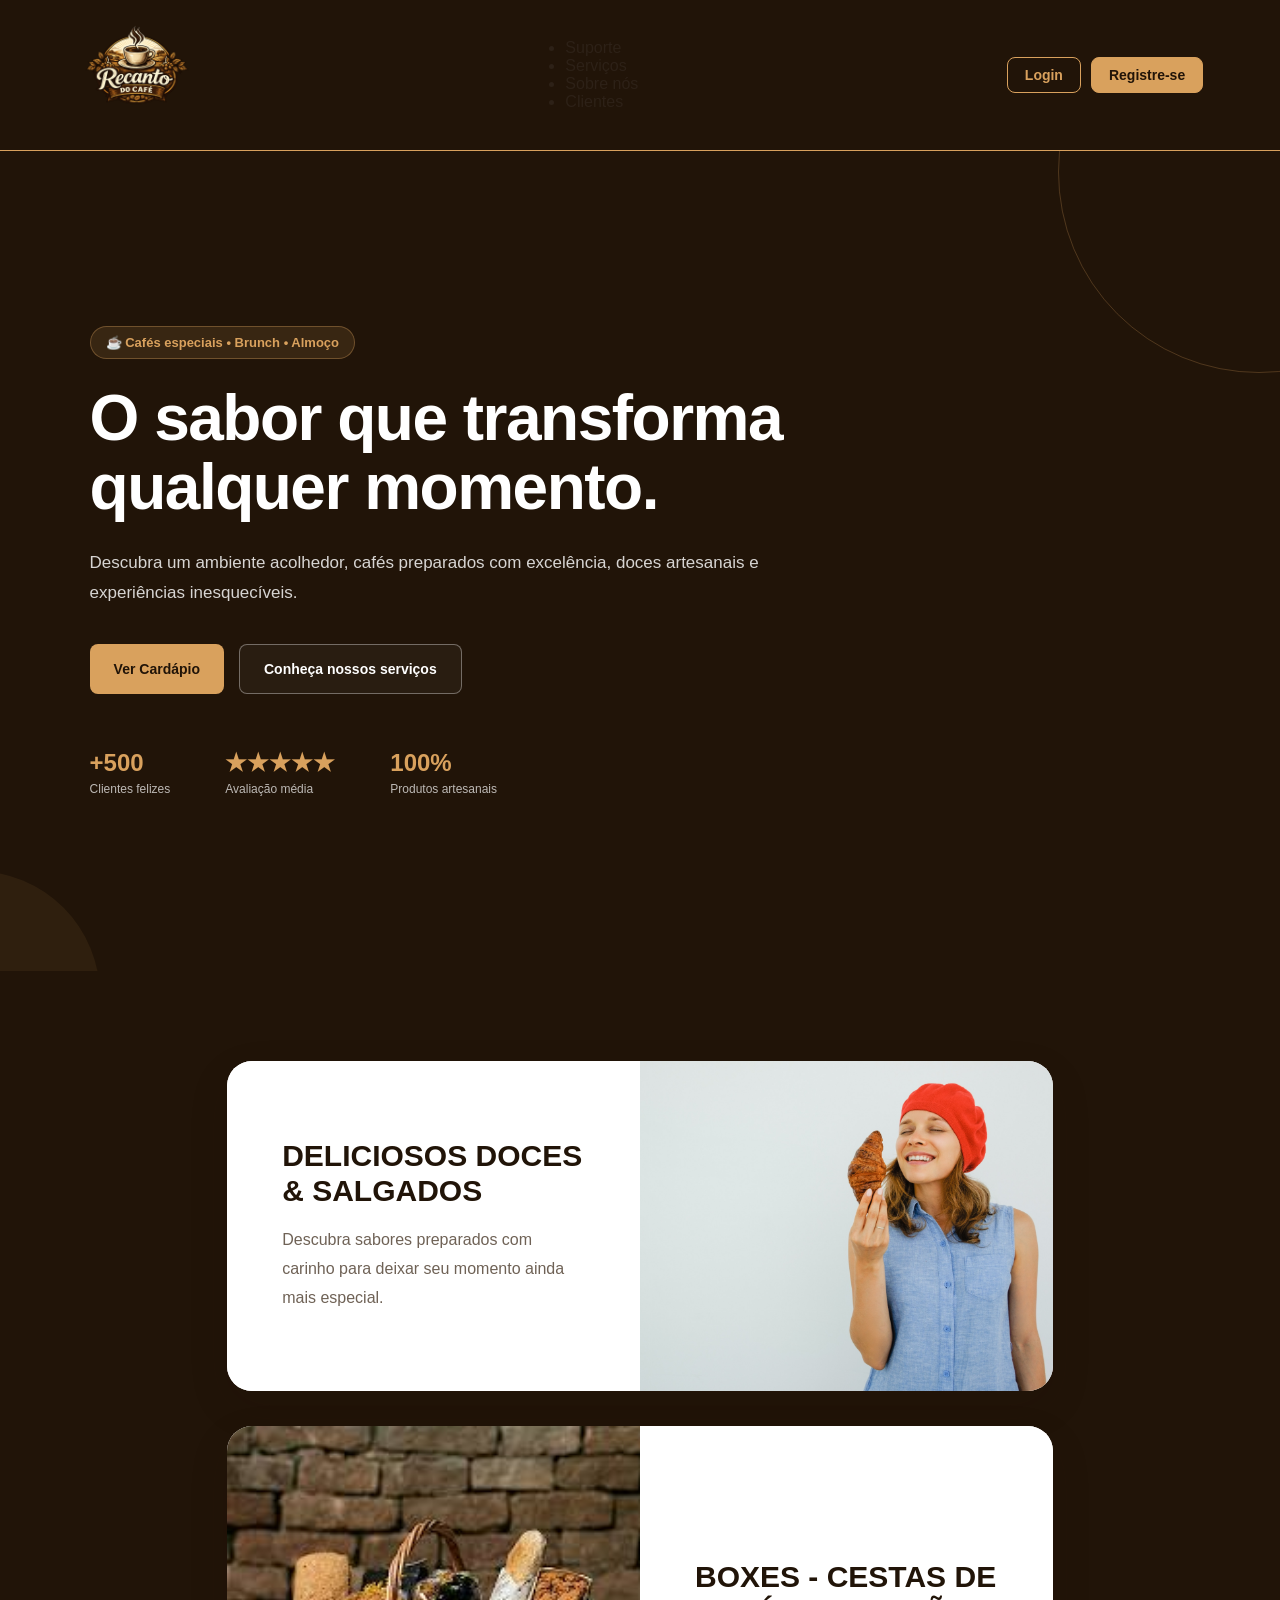
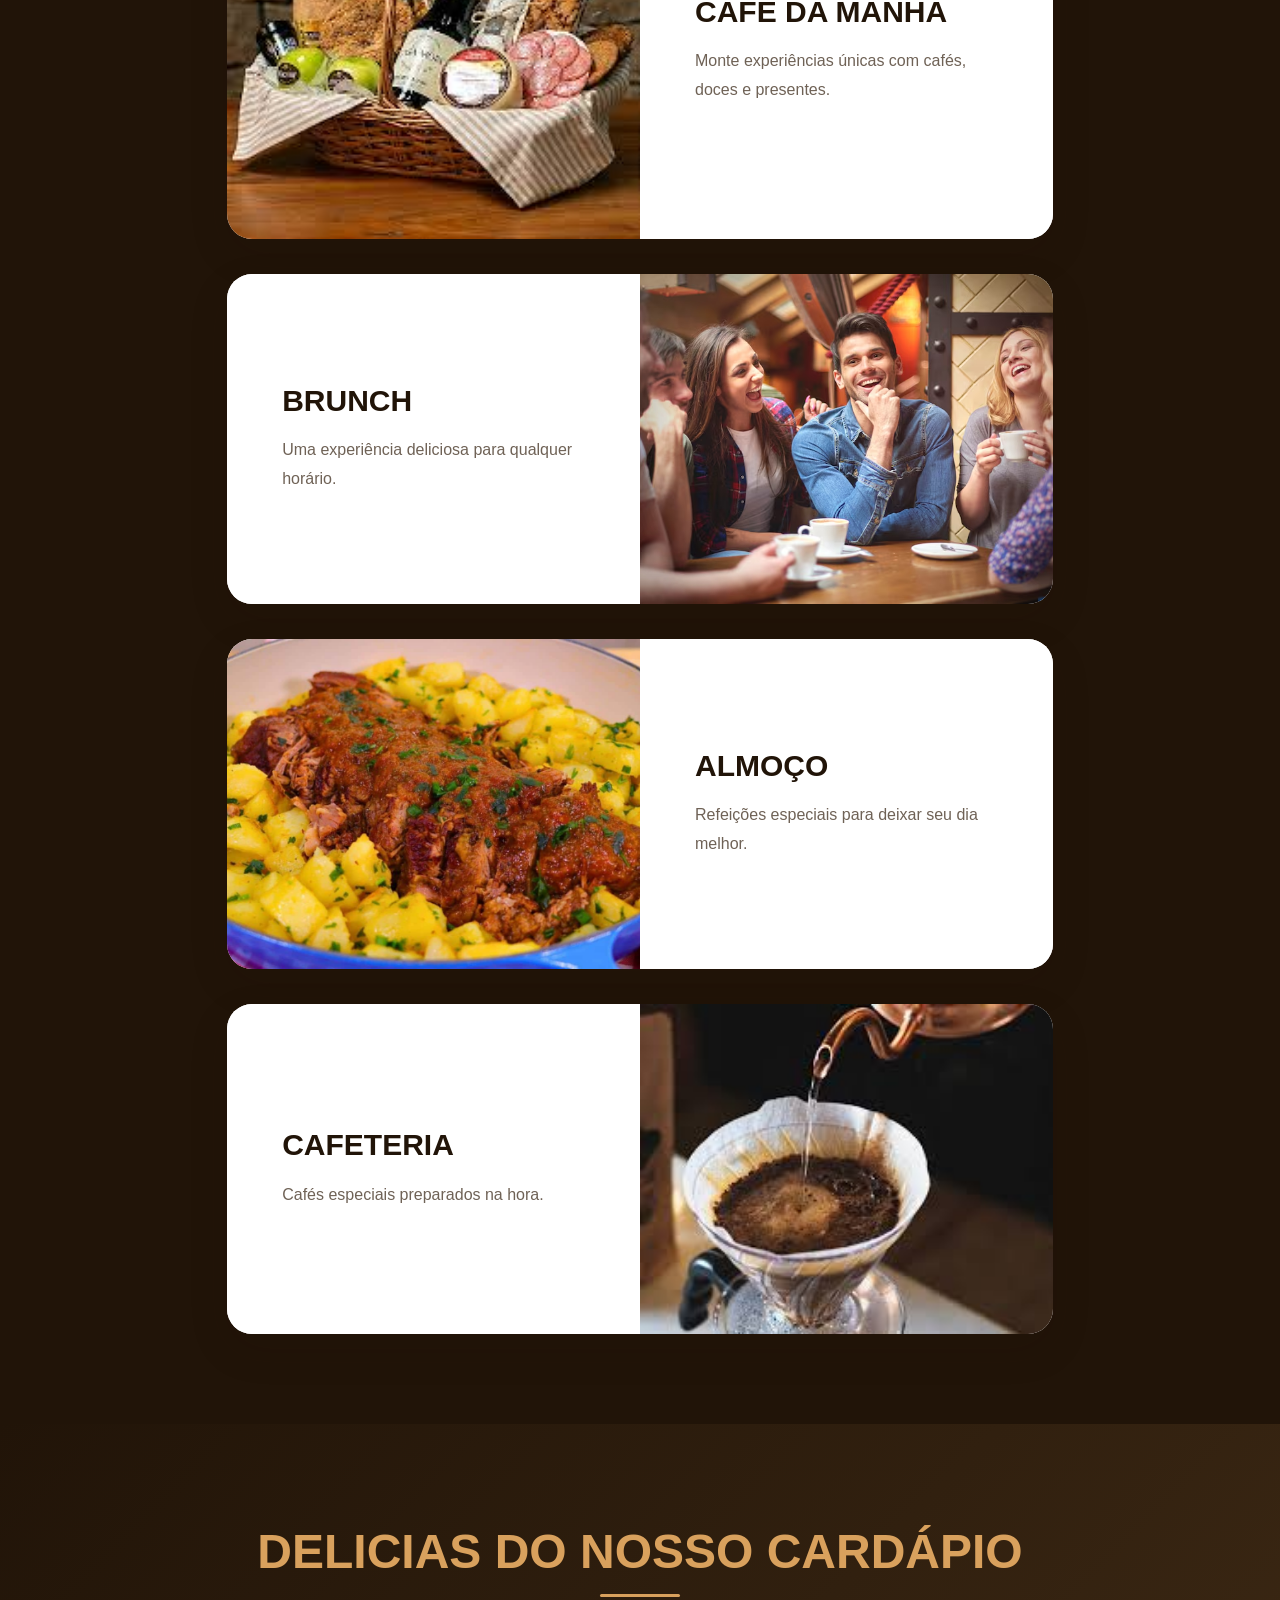
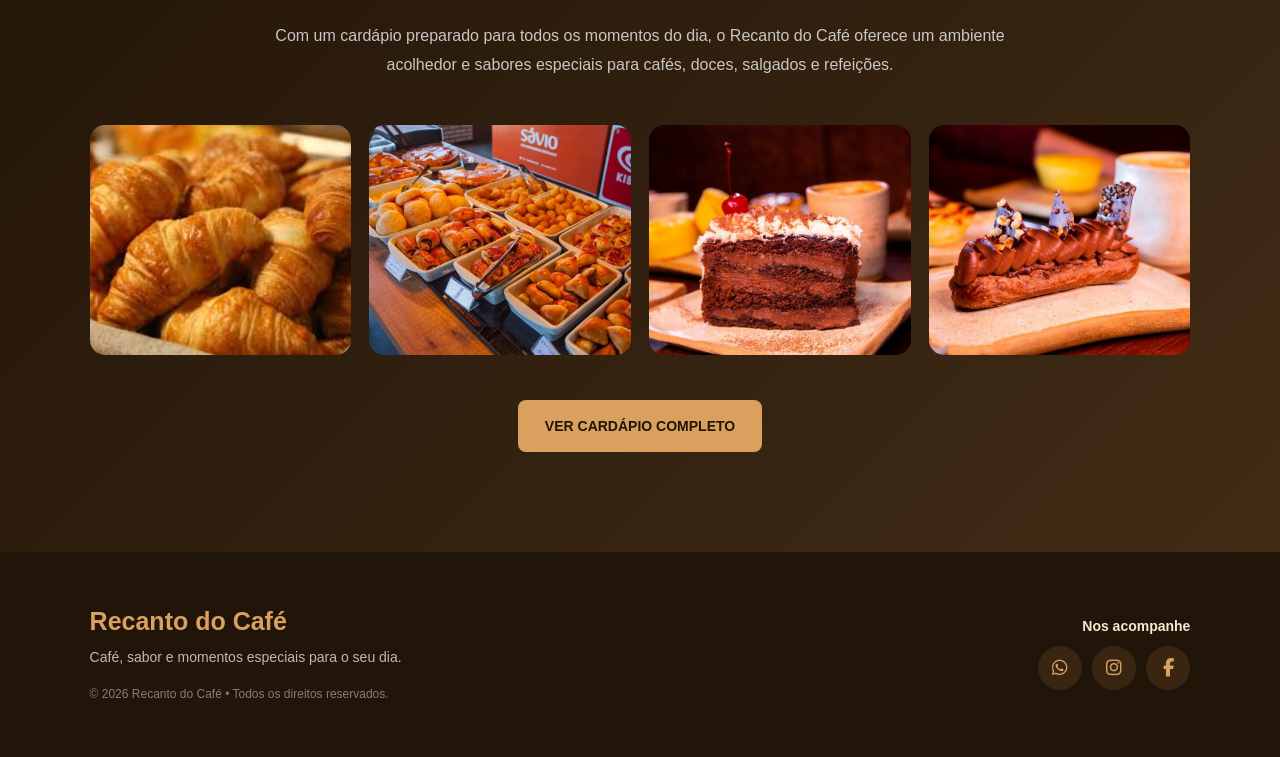
<file: index.html>
<!DOCTYPE html>
<html lang="pt-br">
<head>
    <meta charset="UTF-8">
    <meta name="viewport" content="width=device-width, initial-scale=1.0">
    <link rel="stylesheet" href="assets/styles/style.css">
    <link rel="stylesheet" href="assets/styles/forms.css">
    <link rel="stylesheet" href="https://cdnjs.cloudflare.com/ajax/libs/font-awesome/6.7.2/css/all.min.css">
    <link rel="icon" href="img/logo.png">
    <link href="https://cdnjs.cloudflare.com/ajax/libs/font-awesome/7.3.1/css/all.min.css">
    <title>Recanto do Café | Home</title>
</head>


<body>
<header>
    <div class="logo">
        <a href="index.php">
            <img src="img/logo.png" alt="Recanto do Café">
        </a>
    </div>


    <nav>
        <ul>
            <li><a href="suporte.php">Suporte</a></li>
            <li><a href="servicos.html">Serviços</a></li>
            <li><a href="sobre.html">Sobre nós</a></li>
            <li><a href="clientes.html">Clientes</a></li>
        </ul>
    </nav>


    <div class="form">
        <button>
            <a href="form_login.php">Login</a>
        </button>
        <button>
            <a href="form_register.php">Registre-se</a>
        </button>
    </div>

    <div class="modal">
        <button class="menu-btn">
            <i class="fa-solid fa-bars"></i>
        </button>
    </div>

</header>
<section class="hero">

    <div class="hero-conteudo">

            <span class="tag">
                ☕ Cafés especiais • Brunch • Almoço
            </span>

        <h1>
            O sabor que transforma<br>
            qualquer momento.
        </h1>

        <p>
            Descubra um ambiente acolhedor, cafés preparados com excelência,
            doces artesanais e experiências inesquecíveis.
        </p>

        <div class="hero-botoes">

            <a href="produtos.php"
               target="_blank"
               class="btn-principal">

                Ver Cardápio

            </a>

            <a href="#servicos"
               class="btn-secundario">

                Conheça nossos serviços

            </a>

        </div>

        <div class="hero-info">

            <div>

                <h2>+500</h2>

                <span>Clientes felizes</span>

            </div>

            <div>

                <h2>★★★★★</h2>

                <span>Avaliação média</span>

            </div>

            <div>

                <h2>100%</h2>

                <span>Produtos artesanais</span>

            </div>

        </div>

    </div>

</section>
<section id="servicos" class="servicos">

    <div class="card">
        <div class="texto">
            <h2>DELICIOSOS DOCES & SALGADOS</h2>

            <p>
                Descubra sabores preparados com carinho para deixar
                seu momento ainda mais especial.
            </p>
        </div>

        <img src="img/doce.jpg">
    </div>


    <div class="card invertido">

        <img src="img/cesta.png">

        <div class="texto">
            <h2>BOXES - CESTAS DE CAFÉ DA MANHÃ</h2>

            <p>
                Monte experiências únicas com cafés,
                doces e presentes.
            </p>
        </div>

    </div>


    <div class="card">

        <div class="texto">
            <h2>BRUNCH</h2>

            <p>
                Uma experiência deliciosa para qualquer horário.
            </p>
        </div>

        <img src="img/brunch.png">

    </div>


    <div class="card invertido">

        <img src="img/almoço.png">

        <div class="texto">

            <h2>ALMOÇO</h2>

            <p>
                Refeições especiais para deixar seu dia melhor.
            </p>

        </div>

    </div>


    <div class="card">

        <div class="texto">

            <h2>CAFETERIA</h2>

            <p>
                Cafés especiais preparados na hora.
            </p>

        </div>

        <img src="img/café.png">

    </div>

</section>
<section class="cardapio">


    <div class="conteudo-cardapio">

        <h1>DELICIAS DO NOSSO CARDÁPIO</h1>

        <div class="onda"></div>

        <p>
            Com um cardápio preparado para todos os momentos do dia,
            o Recanto do Café oferece um ambiente acolhedor e sabores
            especiais para cafés, doces, salgados e refeições.
        </p>

        <div class="galeria">

            <img src="img/card1.jpg">

            <img src="img/card2.png">

            <img src="img/card3.png">

            <img src="img/card4.png">

        </div>

        <a href="produtos.php" class="btn-cardapio" target="_blank">
            VER CARDÁPIO COMPLETO
        </a>

    </div>

</section>

<footer>

    <div class="footer-conteudo">

        <div class="footer-info">

            <h3>Recanto do Café</h3>

            <p>
                Café, sabor e momentos especiais para o seu dia.
            </p>

            <span>
                    &copy; 2026 Recanto do Café • Todos os direitos reservados.
                </span>

        </div>

        <div class="footer-redes">

            <h4>Nos acompanhe</h4>

            <div class="redes">

                <a href="#" aria-label="WhatsApp">
                    <i class="fa-brands fa-whatsapp"></i>
                </a>

                <a href="#" aria-label="Instagram">
                    <i class="fa-brands fa-instagram"></i>
                </a>

                <a href="#" aria-label="Facebook">
                    <i class="fa-brands fa-facebook-f"></i>
                </a>

            </div>

        </div>

    </div>

</footer>


<script src="../assets/scripts/script.js"></script>

</body>

</html>
</file>
<file: assets/styles/style.css>
/* =========================================================
       RECANTO DO CAFÉ
       CSS COMPLETO
       INDEX + PÁGINAS INTERNAS + MENU MOBILE + FOOTER
       ========================================================= */


/* =========================================================
       VARIÁVEIS
       ========================================================= */

:root {
    --marrom-escuro: #211408;
    --marrom: #412c16;
    --marrom-medio: #5a3518;

    --dourado: #d9a15d;
    --dourado-claro: #f0c98f;

    --creme: #f7e8d2;
    --creme-claro: #fffaf3;

    --branco: #ffffff;
    --texto: #2d2117;
    --texto-claro: #6f6256;

    --borda: rgba(65, 44, 22, .12);

    --sombra: 0 15px 40px rgba(33, 20, 8, .12);
    --sombra-forte: 0 20px 50px rgba(33, 20, 8, .20);

    --transicao: .3s ease;
}


/* =========================================================
   RESET / BASE
   ========================================================= */

* {
    margin: 0;
    padding: 0;
    box-sizing: border-box;
}

html {
    scroll-behavior: smooth;
}

body {
    width: 100%;
    min-height: 100vh;

    font-family: "Poppins", Arial, sans-serif;

    color: var(--texto);
    background: var(--creme-claro);

    overflow-x: hidden;
}

img {
    max-width: 100%;
    display: block;
}

a {
    color: inherit;
    text-decoration: none;
}

button {
    font-family: inherit;
}

ul {
    margin: 0;
    padding: 0;
}


/* =========================================================
   HEADER
   ========================================================= */

header {
    position: relative;
    z-index: 10000;

    width: 100%;

    min-height: 80px;

    padding: 15px 6%;

    display: flex;
    align-items: center;
    justify-content: space-between;

    gap: 30px;

    background: var(--marrom-escuro);

    border-bottom: 1px solid var(--dourado);
}


/* LOGO */

.logo {
    display: flex;
    align-items: center;

    flex-shrink: 0;
}

.logo a {
    display: flex;
    align-items: center;
}

.logo img {
    width: 120px;
    height: auto;

    object-fit: contain;

    transition: transform var(--transicao);
}

.logo img:hover {
    transform: scale(1.03);
}

.hero {
    display: flex;
    align-items: center;
    justify-content: space-between;
    gap: 40px;
}

.hero-conteudo {
    flex: 1;
}

.hero-imagem {
    flex: 1;
    display: flex;
    justify-content: center;
    align-items: center;
}

.hero-imagem img {
    width: 100%;
    margin: 0px;
    max-width: 550px;
    height: auto;
    object-fit: contain;
}

/* NAV DESKTOP */

.nav {
    display: flex;
    align-items: center;

    margin-left: auto;
}

.nav nav ul {
    display: flex;
    align-items: center;

    gap: 32px;

    list-style: none;
}

.nav nav a {
    position: relative;

    color: var(--creme);

    font-size: 15px;
    font-weight: 500;

    transition: color var(--transicao);
}

.nav nav a::after {
    content: "";

    position: absolute;

    left: 0;
    bottom: -7px;

    width: 0;
    height: 2px;

    background: var(--dourado);

    transition: width var(--transicao);
}

.nav nav a:hover {
    color: var(--dourado);
}

.nav nav a:hover::after {
    width: 100%;
}


/* FORM DESKTOP */

header>.form {
    display: flex;
    align-items: center;

    gap: 10px;
}

header>.form button {
    border: 1px solid var(--dourado);

    border-radius: 8px;

    background: transparent;

    padding: 9px 17px;

    cursor: pointer;

    transition:
        background var(--transicao),
        color var(--transicao),
        transform var(--transicao);
}

header>.form button a {
    color: var(--dourado);

    font-size: 14px;
    font-weight: 600;
}

header>.form button:last-child {
    background: var(--dourado);
}

header>.form button:last-child a {
    color: var(--marrom-escuro);
}

header>.form button:hover {
    transform: translateY(-2px);
}

header>.form button:first-child:hover {
    background: var(--dourado);
}

header>.form button:first-child:hover a {
    color: var(--marrom-escuro);
}


/* =========================================================
   MENU MOBILE
   ========================================================= */

.modal {
    display: none;
}

.menu-btn {
    width: 44px;
    height: 44px;

    display: none;

    align-items: center;
    justify-content: center;

    border: 1px solid rgba(217, 161, 93, .5);
    border-radius: 9px;

    background: transparent;

    color: var(--dourado);

    font-size: 20px;

    cursor: pointer;

    transition:
        background var(--transicao),
        color var(--transicao);
}

.menu-btn:hover {
    background: var(--dourado);
    color: var(--marrom-escuro);
}


/* DROPDOWN */

.menuDropDown {
    display: none;
}


/* =========================================================
   TAG
   ========================================================= */

.tag {
    display: inline-flex;
    align-items: center;

    width: fit-content;

    padding: 8px 15px;

    border-radius: 50px;

    background: rgba(217, 161, 93, .13);
    border: 1px solid rgba(217, 161, 93, .35);

    color: var(--dourado);

    font-size: 13px;
    font-weight: 600;
}


/* =========================================================
   INDEX.PHP
   HERO
   ========================================================= */

.hero {
    position: relative;

    min-height: calc(100vh - 80px);

    padding: 40px 7%;

    display: flex;
    align-items: center;

    overflow: hidden;

    background:
        linear-gradient(90deg,
            rgba(33, 20, 8, .98) 0%,
            rgba(33, 20, 8, .90) 45%,
            rgba(33, 20, 8, .70) 100%),
        url("../../img/café.png") center / cover no-repeat;
    background: fixed;

    color: var(--branco);
}


/* detalhe decorativo */

.hero::before {
    content: "";

    position: absolute;

    width: 400px;
    height: 400px;

    right: -180px;
    top: -180px;

    border-radius: 50%;

    border: 1px solid rgba(217, 161, 93, .25);
}

.hero::after {
    content: "";

    position: absolute;

    width: 250px;
    height: 250px;

    left: -150px;
    bottom: -150px;

    border-radius: 50%;

    background: rgba(217, 161, 93, .08);
}


.hero-conteudo {
    position: relative;
    z-index: 2;

    width: min(800px, 100%);
}


.hero-conteudo .tag {
    margin-bottom: 25px;
}


.hero h1 {
    max-width: 800px;

    margin-bottom: 25px;

    font-size: clamp(42px, 5vw, 72px);

    line-height: 1.08;

    font-weight: 700;

    letter-spacing: -1.5px;
}


.hero-conteudo>p {
    max-width: 680px;

    margin-bottom: 35px;

    color: rgba(255, 255, 255, .82);

    font-size: 17px;

    line-height: 1.8;
}


/* BOTÕES HERO */

.hero-botoes {
    display: flex;
    align-items: center;

    gap: 15px;

    margin-bottom: 55px;
}

.btn-principal,
.btn-secundario {
    display: inline-flex;
    align-items: center;
    justify-content: center;

    min-height: 50px;

    padding: 13px 24px;

    border-radius: 8px;

    font-size: 14px;
    font-weight: 600;

    transition:
        transform var(--transicao),
        background var(--transicao),
        color var(--transicao);
}

.btn-principal {
    background: var(--dourado);

    color: var(--marrom-escuro);
}

.btn-principal:hover {
    transform: translateY(-3px);

    background: var(--dourado-claro);
}

.btn-secundario {
    border: 1px solid rgba(255, 255, 255, .35);

    color: var(--branco);

    background: rgba(255, 255, 255, .04);
}

.btn-secundario:hover {
    transform: translateY(-3px);

    background: var(--branco);

    color: var(--marrom-escuro);
}


/* INFORMAÇÕES HERO */

.hero-info {
    display: flex;
    align-items: center;

    gap: 55px;
}

.hero-info>div {
    display: flex;
    flex-direction: column;

    gap: 5px;
}

.hero-info h2 {
    color: var(--dourado);

    font-size: 24px;
    font-weight: 700;
}

.hero-info span {
    color: rgba(255, 255, 255, .70);

    font-size: 12px;
}


/* =========================================================
   INDEX
   SERVIÇOS / CARDS
   ========================================================= */

.servicos {
    width: 100%;

    padding: 90px 7%;

    background: var(--marrom-escuro);
}


.card {
    width: 75%;

    min-height: 330px;

    margin: 0 auto 35px;

    display: grid;
    grid-template-columns: 1fr 1fr;

    overflow: hidden;

    border-radius: 25px;

    background: var(--branco);

    box-shadow: var(--sombra);

    transition:
        transform var(--transicao),
        box-shadow var(--transicao);
}

.card:last-child {
    margin-bottom: 0;
}

.card:hover {
    transform: translateY(-5px);

    box-shadow: var(--sombra-forte);
}


.card .texto {
    padding: 55px;

    display: flex;
    flex-direction: column;
    justify-content: center;

    background: var(--branco);
}


.card .texto h2 {
    margin-bottom: 18px;

    color: var(--marrom-escuro);

    font-size: 30px;

    line-height: 1.15;
}


.card .texto p {
    max-width: 500px;

    color: var(--texto-claro);

    font-size: 16px;

    line-height: 1.8;
}


.card img {
    width: 100%;
    height: 100%;

    min-height: 330px;

    object-fit: cover;

    transition: transform .5s ease;
}

.card:hover img {
    transform: scale(1.04);
}


/* =========================================================
   INDEX
   CARDÁPIO
   ========================================================= */

.cardapio {
    padding: 100px 7%;

    background:
        linear-gradient(135deg,
            var(--marrom-escuro),
            var(--marrom));

    color: var(--branco);
}


.conteudo-cardapio {
    width: min(1200px, 100%);

    margin: 0 auto;

    text-align: center;
}


.conteudo-cardapio h1 {
    margin-bottom: 15px;

    color: var(--dourado);

    font-size: clamp(32px, 4vw, 48px);

    line-height: 1.15;
}


.onda {
    width: 80px;
    height: 3px;

    margin: 0 auto 25px;

    border-radius: 50px;

    background: var(--dourado);
}


.conteudo-cardapio>p {
    max-width: 750px;

    margin: 0 auto 45px;

    color: rgba(255, 255, 255, .75);

    font-size: 16px;

    line-height: 1.8;
}


/* GALERIA */

.galeria {
    display: grid;

    grid-template-columns: repeat(4, 1fr);

    gap: 18px;

    margin-bottom: 45px;
}


.galeria img {
    width: 100%;
    height: 230px;

    object-fit: cover;

    border-radius: 15px;

    transition:
        transform var(--transicao),
        opacity var(--transicao);
}


.galeria img:hover {
    transform: scale(1.03);

    opacity: .9;
}


.btn-cardapio {
    display: inline-flex;
    align-items: center;
    justify-content: center;

    min-height: 52px;

    padding: 14px 27px;

    border-radius: 8px;

    background: var(--dourado);

    color: var(--marrom-escuro);

    font-size: 14px;
    font-weight: 700;

    transition:
        transform var(--transicao),
        background var(--transicao);
}


.btn-cardapio:hover {
    transform: translateY(-3px);

    background: var(--dourado-claro);
}


/* =========================================================
   TÍTULO DAS PÁGINAS INTERNAS
   ========================================================= */

.section-titulo-paginas {
    padding: 75px 7%;

    text-align: center;

    background-color: var(--marrom);

    color: var(--branco);
}


.section-titulo-paginas h1 {
    margin-bottom: 15px;

    color: var(--dourado);

    font-size: 52px;

    line-height: 1.1;
}


.section-titulo-paginas p {
    max-width: 650px;

    margin: 0 auto;

    color: rgba(255, 255, 255, .75);

    font-size: 16px;

    line-height: 1.7;
}


/* =========================================================
   SUPORTE
   ========================================================= */

.suporte-conteudo {
    width: 100%;

    min-height: 650px;

    padding: 90px 7%;

    display: flex;
    align-items: center;
    justify-content: center;

    background-color: var(--marrom);
}


.suporte-esquerda {
    width: min(1100px, 100%);

    padding: 55px;

    border-radius: 28px;

    background: var(--branco);

    box-shadow: var(--sombra);
}


.suporte-esquerda .tag {
    margin-bottom: 22px;
}


.suporte-esquerda h1 {
    margin-bottom: 20px;

    color: var(--marrom-escuro);

    font-size: 48px;

    line-height: 1.1;
}


.suporte-esquerda>p {
    max-width: 700px;

    margin-bottom: 40px;

    color: var(--texto-claro);

    font-size: 16px;

    line-height: 1.8;
}


/* CONTATOS */

.contatos {
    display: grid;

    grid-template-columns: repeat(3, 1fr);

    gap: 15px;

    margin-bottom: 35px;
}


.contato-item {
    padding: 20px;

    display: flex;
    align-items: center;

    gap: 15px;

    border-radius: 15px;

    background: #fffaf3;

    border: 1px solid var(--borda);
}


.contato-item i {
    width: 50px;
    height: 50px;

    flex-shrink: 0;

    display: flex;
    align-items: center;
    justify-content: center;

    border-radius: 12px;

    background: var(--dourado);

    color: var(--marrom-escuro);

    font-size: 20px;
}


.contato-item h3 {
    margin-bottom: 4px;

    color: var(--marrom-escuro);

    font-size: 15px;
}


.contato-item span {
    color: var(--texto-claro);

    font-size: 12px;

    word-break: break-word;
}


/* REDES */

.apps {
    display: flex;
    align-items: center;

    gap: 10px;
}


.apps a {
    width: 48px;
    height: 48px;

    display: flex;
    align-items: center;
    justify-content: center;

    border-radius: 50%;

    background: var(--marrom-escuro);

    color: var(--dourado);

    font-size: 20px;

    transition:
        transform var(--transicao),
        background var(--transicao);
}


.apps a:hover {
    transform: translateY(-3px);

    background: var(--dourado);

    color: var(--marrom-escuro);
}


/* =========================================================
   SOBRE
   ========================================================= */

.sobre {
    min-height: 700px;

    padding: 100px 7%;

    background: var(--marrom);
}


.sobre-conteudo {
    width: min(1200px, 100%);

    margin: 0 auto;

    display: flex;
    align-items: center;

    gap: 70px;
}


.sobre-imagem {
    width: 50%;

    flex-shrink: 0;
}


.sobre-imagem img {
    width: 80%;

    min-height: 500px;

    object-fit: cover;

    border-radius: 25px;

    box-shadow: var(--sombra-forte);
}


.sobre-texto {
    width: 50%;
}


.sobre-texto .tag {
    margin-bottom: 20px;
}


.sobre-texto h1 {
    margin-bottom: 25px;

    color: var(--creme);

    font-size: 50px;

    line-height: 1.1;
}


.sobre-texto p {
    margin-bottom: 18px;

    color: var(--branco);

    font-size: 16px;

    line-height: 1.8;
}


/* DESTAQUES */

.sobre-destaques {
    margin-top: 35px;

    display: grid;

    grid-template-columns: repeat(2, 1fr);

    gap: 12px;
}


.destaque {
    min-height: 70px;

    padding: 15px;

    display: flex;
    align-items: center;

    gap: 12px;

    border-radius: 12px;

    background: var(--branco);

    border: 1px solid var(--borda);

    box-shadow: 0 5px 20px rgba(33, 20, 8, .05);
}


.destaque i {
    color: var(--dourado);

    font-size: 22px;
}


.destaque span {
    color: var(--marrom-escuro);

    font-size: 14px;
    font-weight: 600;
}


/* =========================================================
   SERVIÇOS
   ========================================================= */

.servicos-conteudo {
    padding: 100px 7%;

    background: var(--marrom-medio);
}


.titulo-servicos {
    width: min(850px, 100%);

    margin: 0 auto 60px;

    text-align: center;
}


.titulo-servicos .tag {
    margin-bottom: 20px;
}


.titulo-servicos h1 {
    margin-bottom: 20px;

    color: var(--creme);

    font-size: 52px;

    line-height: 1.1;
}


.titulo-servicos p {
    color: var(--creme-claro);

    font-size: 16px;

    line-height: 1.8;
}


.cards-servicos {
    width: min(1100px, 100%);

    margin: 0 auto;

    display: grid;

    grid-template-columns: repeat(2, 1fr);

    gap: 30px;
}


.servico-card {
    overflow: hidden;

    border-radius: 25px;

    background: var(--branco);

    box-shadow: var(--sombra);

    transition:
        transform var(--transicao),
        box-shadow var(--transicao);
}


.servico-card:hover {
    transform: translateY(-6px);

    box-shadow: var(--sombra-forte);
}


.servico-card>img {
    width: 100%;
    height: 280px;

    object-fit: cover;
}


.servico-info {
    padding: 35px;
}


.servico-info>i {
    width: 70px;
    height: 70px;

    margin-bottom: 20px;

    display: flex;
    align-items: center;
    justify-content: center;

    border-radius: 18px;

    background: var(--dourado);

    color: var(--marrom-escuro);

    font-size: 28px;
}


.servico-info h2 {
    margin-bottom: 15px;

    color: var(--marrom-escuro);

    font-size: 30px;

    line-height: 1.15;
}


.servico-info p {
    margin-bottom: 20px;

    color: var(--texto-claro);

    font-size: 15px;

    line-height: 1.7;
}


.servico-info ul {
    margin-bottom: 25px;

    list-style: none;
}


.servico-info li {
    position: relative;

    margin-bottom: 10px;

    padding-left: 25px;

    color: var(--texto);

    font-size: 14px;
}


.servico-info li::before {
    content: "\f00c";

    position: absolute;

    left: 0;
    top: 2px;

    font-family: "Font Awesome 6 Free";
    font-weight: 900;

    color: var(--dourado);
}


.btn-servico {
    display: inline-flex;
    align-items: center;
    justify-content: center;

    padding: 13px 22px;

    border-radius: 8px;

    background: var(--marrom-escuro);

    color: var(--dourado);

    font-size: 14px;
    font-weight: 600;

    transition:
        transform var(--transicao),
        background var(--transicao);
}


.btn-servico:hover {
    transform: translateY(-2px);

    background: var(--dourado);

    color: var(--marrom-escuro);
}


/* =========================================================
   CLIENTES
   ========================================================= */

.clientes-conteudo {
    padding: 100px 7%;

    background: var(--marrom);
}


.titulo-clientes {
    width: min(850px, 100%);

    margin: 0 auto 50px;

    text-align: center;
}


.titulo-clientes .tag {
    margin-bottom: 20px;
}


.titulo-clientes h1 {
    margin-bottom: 20px;

    color: var(--creme);

    font-size: 52px;

    line-height: 1.1;
}


.titulo-clientes p {
    color: var(--texto-claro);

    font-size: 16px;

    line-height: 1.8;
}


/* ESTATÍSTICAS */

.estatisticas {
    width: min(900px, 100%);

    margin: 0 auto 65px;

    display: grid;

    grid-template-columns: repeat(3, 1fr);

    gap: 20px;
}


.numero {
    padding: 30px 20px;

    text-align: center;

    border-radius: 18px;

    background: var(--marrom-escuro);

    box-shadow: var(--sombra);
}


.numero h2 {
    margin-bottom: 5px;

    color: var(--dourado);

    font-size: 42px;
}


.numero span {
    color: rgba(255, 255, 255, .75);

    font-size: 13px;
}


/* DEPOIMENTOS */

.depoimentos {
    width: min(1200px, 100%);

    margin: 0 auto;

    display: grid;

    grid-template-columns: repeat(2, 1fr);

    gap: 25px;
}


.depoimento {
    padding: 30px;

    border-radius: 20px;

    background: var(--branco);

    border: 1px solid var(--borda);

    box-shadow: var(--sombra);
}


.estrelas {
    margin-bottom: 18px;

    color: var(--dourado);

    font-size: 22px;

    letter-spacing: 2px;
}


.depoimento p {
    min-height: 100px;

    margin-bottom: 25px;

    color: var(--texto-claro);

    font-size: 15px;

    line-height: 1.8;
}


.cliente-info {
    display: flex;
    align-items: center;

    gap: 12px;
}


.avatar {
    width: 52px;
    height: 52px;

    flex-shrink: 0;

    display: flex;
    align-items: center;
    justify-content: center;

    border-radius: 50%;

    background: var(--dourado);

    color: var(--marrom-escuro);

    font-size: 16px;
    font-weight: 700;
}


.cliente-info h3 {
    margin-bottom: 3px;

    color: var(--marrom-escuro);

    font-size: 15px;
}


.cliente-info span {
    color: var(--texto-claro);

    font-size: 12px;
}


/* =========================================================
   FOOTER
   ========================================================= */

footer {
    padding: 55px 7%;

    background: var(--marrom-escuro);

    color: var(--branco);
}


.footer-conteudo {
    width: min(1200px, 100%);

    margin: 0 auto;

    display: flex;
    align-items: center;
    justify-content: space-between;

    gap: 40px;
}


.footer-info h3 {
    margin-bottom: 10px;

    color: var(--dourado);

    font-size: 25px;
}


.footer-info p {
    max-width: 450px;

    margin-bottom: 15px;

    color: rgba(255, 255, 255, .70);

    font-size: 14px;

    line-height: 1.7;
}


.footer-info span {
    color: rgba(255, 255, 255, .45);

    font-size: 12px;
}


.footer-redes {
    text-align: right;
}


.footer-redes h4 {
    margin-bottom: 12px;

    color: var(--creme);

    font-size: 14px;
}


.redes {
    display: flex;
    align-items: center;
    justify-content: flex-end;

    gap: 10px;
}


.redes a {
    width: 44px;
    height: 44px;

    display: flex;
    align-items: center;
    justify-content: center;

    border-radius: 50%;

    background: rgba(217, 161, 93, .12);

    color: var(--dourado);

    font-size: 18px;

    transition:
        background var(--transicao),
        color var(--transicao),
        transform var(--transicao);
}


.redes a:hover {
    transform: translateY(-3px);

    background: var(--dourado);

    color: var(--marrom-escuro);
}


/* =========================================================
   MOBILE
   ========================================================= */

@media (max-width: 768px) {

    /* HEADER */

    header {
        min-height: 70px;

        padding: 15px 5%;
    }

    .logo img {
        width: 100px;
    }

    .nav,
    header>.form {
        display: none;
    }

    .modal {
        display: block;
    }

    .menu-btn {
        display: flex;

        position: relative;
        z-index: 10002;
    }


    /* MENU DROPDOWN */

    .menuDropDown {
        position: absolute;

        top: 100%;
        right: 5%;

        width: min(300px, 90vw);

        padding: 25px;

        display: flex;
        flex-direction: column;

        gap: 25px;

        border-radius: 0 0 15px 15px;

        background: var(--marrom-escuro);

        box-shadow: 0 15px 30px rgba(0, 0, 0, .35);

        opacity: 0;
        visibility: hidden;

        transform: translateY(-15px);

        transition:
            opacity .3s ease,
            visibility .3s ease,
            transform .3s ease;

        z-index: 10001;
    }

    .menuDropDown.aberto {
        opacity: 1;
        visibility: visible;

        transform: translateY(0);
    }

    .menuDropDown nav ul {
        display: flex;
        flex-direction: column;

        align-items: stretch;

        gap: 0;

        list-style: none;
    }

    .menuDropDown nav li {
        width: 100%;

        border-bottom: 1px solid rgba(217, 161, 93, .25);
    }

    .menuDropDown nav li:last-child {
        border-bottom: none;
    }

    .menuDropDown nav a {
        display: block;

        padding: 15px 5px;

        color: var(--creme);

        font-size: 17px;
        font-weight: 600;

        transition: color .2s ease;
    }

    .menuDropDown nav a:hover {
        color: var(--dourado);
    }

    .menuDropDown .form {
        display: flex;

        flex-direction: column;

        gap: 10px;

        width: 100%;
    }

    .menuDropDown .form button {
        width: 100%;

        margin: 0;
        padding: 12px;

        border: 1px solid var(--dourado);

        border-radius: 8px;

        background: transparent;
    }

    .menuDropDown .form button:last-child {
        background: var(--dourado);
    }

    .menuDropDown .form button a {
        display: block;

        width: 100%;

        text-align: center;

        color: var(--dourado);
    }

    .menuDropDown .form button:last-child a {
        color: var(--marrom-escuro);
    }


    /* =====================================================
       INDEX
       ===================================================== */

    .hero {
        min-height: auto;

        padding: 75px 6%;
    }

    .hero h1 {
        font-size: 48px;
    }

    .hero-conteudo>p {
        font-size: 16px;
    }

    .hero-botoes {
        flex-direction: column;
        align-items: stretch;

        margin-bottom: 40px;
    }

    .btn-principal,
    .btn-secundario {
        width: 100%;

        text-align: center;
    }

    .hero-info {
        display: grid;

        grid-template-columns: repeat(3, 1fr);

        gap: 15px;
    }

    .hero-info h2 {
        font-size: 20px;
    }

    .hero-info span {
        font-size: 11px;
    }


    /* CARDS */

    .servicos {
        padding: 65px 6%;
    }

    .card {
        grid-template-columns: 1fr;

        margin-bottom: 25px;
    }

    .card.invertido {
        display: flex;
        flex-direction: column;
    }

    .card.invertido img {
        order: 1;
    }

    .card.invertido .texto {
        order: 2;
    }

    .card .texto {
        padding: 35px 30px;
    }

    .card .texto h2 {
        font-size: 26px;
    }

    .card img {
        min-height: 260px;
        height: 260px;
    }


    /* CARDÁPIO */

    .cardapio {
        padding: 70px 6%;
    }

    .conteudo-cardapio>p {
        font-size: 15px;
    }

    .galeria {
        grid-template-columns: repeat(2, 1fr);

        gap: 12px;
    }

    .galeria img {
        height: 200px;
    }


    /* =====================================================
       PÁGINAS
       ===================================================== */

    .section-titulo-paginas {
        padding: 55px 6%;
    }

    .section-titulo-paginas h1 {
        font-size: 40px;
    }

    .section-titulo-paginas p {
        font-size: 16px;
    }


    /* SUPORTE */

    .suporte-conteudo {
        min-height: auto;

        padding: 60px 6%;
    }

    .suporte-esquerda {
        padding: 40px 30px;
    }

    .suporte-esquerda h1 {
        font-size: 40px;
    }

    .suporte-esquerda>p {
        font-size: 17px;
    }

    .contatos {
        grid-template-columns: 1fr;
    }


    /* SOBRE */

    .sobre {
        min-height: auto;

        padding: 65px 6%;
    }

    .sobre-conteudo {
        padding: 0;

        flex-direction: column;

        gap: 45px;
    }

    .sobre-imagem,
    .sobre-texto {
        width: 100%;
    }

    .sobre-imagem img {
        max-width: 550px;

        min-height: 350px;

        margin: 0 auto;
    }

    .sobre-texto h1 {
        font-size: 44px;
    }

    .sobre-texto p {
        font-size: 17px;
    }


    /* SERVIÇOS */

    .servicos-conteudo {
        padding: 65px 6%;
    }

    .titulo-servicos {
        margin-bottom: 50px;
    }

    .titulo-servicos h1 {
        font-size: 44px;
    }

    .titulo-servicos p {
        font-size: 17px;
    }

    .cards-servicos {
        grid-template-columns: 1fr;

        gap: 30px;

        max-width: 600px;
    }


    /* CLIENTES */

    .clientes-conteudo {
        padding: 65px 6%;
    }

    .titulo-clientes h1 {
        font-size: 44px;
    }

    .titulo-clientes p {
        font-size: 17px;
    }

    .estatisticas {
        gap: 15px;

        margin: 50px auto;
    }

    .numero {
        padding: 20px 10px;
    }

    .numero h2 {
        font-size: 38px;
    }

    .numero span {
        font-size: 13px;
    }

    .depoimentos {
        grid-template-columns: 1fr;

        max-width: 650px;
    }


    /* FOOTER */

    footer {
        padding: 35px 6%;
    }

    .footer-conteudo {
        flex-direction: column;

        align-items: flex-start;
    }

    .footer-redes {
        text-align: left;
    }

    .redes {
        justify-content: flex-start;
    }
}


/* =========================================================
   CELULARES — 425PX
   ========================================================= */

@media (max-width: 425px) {

    header {
        padding: 13px 5%;
    }

    .hero-imagem {
        display: none;
    }

    .hero-imagem img {
        display: none;
    }

    .logo img {
        width: 90px;
    }

    .menu-btn {
        width: 42px;
        height: 42px;

        font-size: 19px;
    }

    .menuDropDown {
        right: 5%;

        width: 90vw;

        padding: 20px;
    }

    .menuDropDown nav a {
        font-size: 16px;

        padding: 13px 5px;
    }


    /* INDEX */

    .hero {
        padding: 55px 5%;
    }

    .hero-conteudo .tag {
        font-size: 11px;

        padding: 7px 12px;
    }

    .hero h1 {
        font-size: 36px;

        letter-spacing: -.5px;
    }

    .hero-conteudo>p {
        font-size: 14px;

        line-height: 1.7;
    }

    .hero-info {
        gap: 10px;
    }

    .hero-info h2 {
        font-size: 17px;
    }

    .hero-info span {
        font-size: 9px;
    }


    /* CARDS */

    .servicos {
        padding: 45px 5%;
    }

    .card {
        border-radius: 18px;
    }

    .card .texto {
        padding: 28px 20px;
    }

    .card .texto h2 {
        font-size: 23px;
    }

    .card .texto p {
        font-size: 14px;
    }

    .card img {
        height: 220px;
        min-height: 220px;
    }


    /* CARDÁPIO */

    .cardapio {
        padding: 55px 5%;
    }

    .conteudo-cardapio h1 {
        font-size: 30px;
    }

    .conteudo-cardapio>p {
        font-size: 14px;

        line-height: 1.7;
    }

    .galeria {
        grid-template-columns: 1fr 1fr;
    }

    .galeria img {
        height: 150px;

        border-radius: 10px;
    }

    .btn-cardapio {
        width: 100%;

        font-size: 13px;
    }


    /* TÍTULOS */

    .section-titulo-paginas {
        padding: 38px 5%;
    }

    .section-titulo-paginas h1 {
        font-size: 31px;
    }

    .section-titulo-paginas p {
        font-size: 14px;

        line-height: 1.6;
    }


    /* SUPORTE */

    .suporte-conteudo {
        padding: 40px 5%;
    }

    .suporte-esquerda {
        padding: 30px 20px;

        border-radius: 22px;
    }

    .suporte-esquerda .tag {
        font-size: 12px;

        padding: 7px 13px;
    }

    .suporte-esquerda h1 {
        font-size: 31px;
    }

    .suporte-esquerda>p {
        font-size: 15px;

        line-height: 1.7;
    }

    .contatos {
        gap: 12px;
    }

    .contato-item {
        padding: 12px;

        gap: 12px;
    }

    .contato-item i {
        width: 45px;
        height: 45px;

        font-size: 18px;
    }

    .contato-item h3 {
        font-size: 15px;
    }

    .contato-item span {
        font-size: 12px;
    }

    .apps a {
        width: 48px;
        height: 48px;

        font-size: 20px;
    }


    /* SOBRE */

    .sobre {
        padding: 45px 5%;
    }

    .sobre-conteudo {
        gap: 35px;
    }

    .sobre-imagem img {
        min-height: 250px;

        border-radius: 18px;
    }

    .sobre-texto h1 {
        font-size: 34px;
    }

    .sobre-texto p {
        font-size: 15px;

        line-height: 1.7;
    }

    .sobre-destaques {
        grid-template-columns: 1fr;

        gap: 10px;

        margin-top: 25px;
    }

    .destaque {
        min-height: 60px;

        padding: 14px 16px;
    }

    .destaque i {
        font-size: 20px;
    }

    .destaque span {
        font-size: 14px;
    }


    /* SERVIÇOS */

    .servicos-conteudo {
        padding: 45px 5%;
    }

    .titulo-servicos {
        margin-bottom: 35px;
    }

    .titulo-servicos h1 {
        font-size: 34px;
    }

    .titulo-servicos p {
        font-size: 15px;

        line-height: 1.7;
    }

    .servico-card {
        border-radius: 18px;
    }

    .servico-card>img {
        height: 220px;
    }

    .servico-info {
        padding: 25px 20px;
    }

    .servico-info>i {
        width: 60px;
        height: 60px;

        font-size: 24px;
    }

    .servico-info h2 {
        font-size: 27px;
    }

    .servico-info p {
        font-size: 15px;
    }

    .servico-info li {
        font-size: 14px;
    }

    .btn-servico {
        width: 100%;

        text-align: center;
    }


    /* CLIENTES */

    .clientes-conteudo {
        padding: 45px 5%;
    }

    .titulo-clientes {
        margin-bottom: 35px;
    }

    .titulo-clientes h1 {
        font-size: 34px;
    }

    .titulo-clientes p {
        font-size: 15px;

        line-height: 1.7;
    }

    .estatisticas {
        grid-template-columns: 1fr;

        gap: 12px;

        margin: 35px auto;
    }

    .numero {
        padding: 18px;
    }

    .numero h2 {
        font-size: 34px;
    }

    .depoimentos {
        gap: 18px;
    }

    .depoimento {
        padding: 25px 20px;

        border-radius: 17px;
    }

    .estrelas {
        font-size: 22px;
    }

    .depoimento p {
        min-height: auto;

        font-size: 14px;

        line-height: 1.7;
    }


    /* FOOTER */

    footer {
        padding: 30px 5%;
    }

    .footer-info h3 {
        font-size: 23px;
    }

    .footer-info p {
        font-size: 14px;
    }

    .footer-info span {
        font-size: 12px;
    }

    .redes {
        gap: 10px;
    }

    .redes a {
        width: 45px;
        height: 45px;

        font-size: 19px;
    }
}


/* =========================================================
   375PX
   ========================================================= */

@media (max-width: 375px) {

    header {
        padding: 12px 4%;
    }

    .logo img {
        width: 85px;
    }

    .menu-btn {
        width: 40px;
        height: 40px;

        font-size: 18px;
    }

    .menuDropDown {
        right: 4%;

        width: 92vw;

        padding: 18px;
    }


    /* INDEX */

    .hero {
        padding: 48px 5%;
    }

    .hero h1 {
        font-size: 32px;
    }

    .hero-info h2 {
        font-size: 15px;
    }

    .hero-info span {
        font-size: 8px;
    }

    .card .texto h2 {
        font-size: 21px;
    }

    .card img {
        height: 200px;
        min-height: 200px;
    }

    .conteudo-cardapio h1 {
        font-size: 27px;
    }

    .galeria img {
        height: 130px;
    }


    /* PÁGINAS */

    .section-titulo-paginas {
        padding: 32px 5%;
    }

    .section-titulo-paginas h1 {
        font-size: 28px;
    }

    .section-titulo-paginas p {
        font-size: 13px;
    }


    /* SUPORTE */

    .suporte-conteudo {
        padding: 35px 4%;
    }

    .suporte-esquerda {
        padding: 27px 16px;
    }

    .suporte-esquerda h1 {
        font-size: 28px;
    }

    .suporte-esquerda>p {
        font-size: 14px;
    }


    /* SOBRE */

    .sobre {
        padding: 38px 5%;
    }

    .sobre-texto h1 {
        font-size: 30px;
    }

    .sobre-texto p {
        font-size: 14px;
    }

    .sobre-imagem img {
        min-height: 220px;
    }


    /* SERVIÇOS */

    .servicos-conteudo {
        padding: 40px 5%;
    }

    .titulo-servicos h1 {
        font-size: 30px;
    }

    .titulo-servicos p {
        font-size: 14px;
    }

    .servico-card>img {
        height: 200px;
    }

    .servico-info h2 {
        font-size: 25px;
    }


    /* CLIENTES */

    .clientes-conteudo {
        padding: 40px 5%;
    }

    .titulo-clientes h1 {
        font-size: 30px;
    }

    .titulo-clientes p {
        font-size: 14px;
    }

    .numero h2 {
        font-size: 32px;
    }


    /* FOOTER */

    .footer-info h3 {
        font-size: 21px;
    }
}


/* =========================================================
   320PX
   ========================================================= */

@media (max-width: 320px) {

    header {
        padding: 10px 4%;
    }

    .logo img {
        width: 75px;
    }

    .menu-btn {
        width: 38px;
        height: 38px;

        font-size: 17px;
    }

    .menuDropDown {
        right: 4%;

        width: 92vw;

        padding: 16px;
    }

    .menuDropDown nav a {
        font-size: 15px;

        padding: 12px 4px;
    }


    /* INDEX */

    .hero {
        padding: 40px 5%;
    }

    .hero-conteudo .tag {
        font-size: 10px;
    }

    .hero h1 {
        font-size: 28px;
    }

    .hero-conteudo>p {
        font-size: 13px;
    }

    .hero-info {
        gap: 7px;
    }

    .hero-info h2 {
        font-size: 13px;
    }

    .hero-info span {
        font-size: 7px;
    }

    .card .texto {
        padding: 24px 15px;
    }

    .card .texto h2 {
        font-size: 19px;
    }

    .card .texto p {
        font-size: 13px;
    }

    .card img {
        height: 180px;
        min-height: 180px;
    }

    .cardapio {
        padding: 45px 5%;
    }

    .conteudo-cardapio h1 {
        font-size: 24px;
    }

    .conteudo-cardapio>p {
        font-size: 13px;
    }

    .galeria {
        gap: 8px;
    }

    .galeria img {
        height: 110px;
    }

    .btn-cardapio {
        padding: 12px 15px;

        font-size: 12px;
    }


    /* TÍTULOS */

    .section-titulo-paginas {
        padding: 28px 5%;
    }

    .section-titulo-paginas h1 {
        font-size: 25px;
    }

    .section-titulo-paginas p {
        font-size: 12px;
    }


    /* SUPORTE */

    .suporte-conteudo {
        padding: 30px 4%;
    }

    .suporte-esquerda {
        padding: 24px 13px;

        border-radius: 18px;
    }

    .suporte-esquerda .tag {
        font-size: 11px;
    }

    .suporte-esquerda h1 {
        font-size: 25px;
    }

    .suporte-esquerda>p {
        font-size: 13px;
    }

    .contato-item {
        padding: 10px;
    }

    .contato-item i {
        width: 40px;
        height: 40px;

        font-size: 16px;
    }

    .contato-item h3 {
        font-size: 14px;
    }

    .contato-item span {
        font-size: 11px;
    }


    /* SOBRE */

    .sobre {
        padding: 32px 5%;
    }

    .sobre-texto h1 {
        font-size: 27px;
    }

    .sobre-texto p {
        font-size: 13px;
    }

    .sobre-imagem img {
        min-height: 190px;

        border-radius: 15px;
    }

    .destaque {
        padding: 12px;
    }

    .destaque span {
        font-size: 13px;
    }


    /* SERVIÇOS */

    .servicos-conteudo {
        padding: 35px 5%;
    }

    .titulo-servicos h1 {
        font-size: 27px;
    }

    .titulo-servicos p {
        font-size: 13px;
    }

    .servico-card>img {
        height: 180px;
    }

    .servico-info {
        padding: 22px 16px;
    }

    .servico-info>i {
        width: 55px;
        height: 55px;

        font-size: 22px;
    }

    .servico-info h2 {
        font-size: 23px;
    }

    .servico-info p {
        font-size: 13px;
    }

    .servico-info li {
        font-size: 13px;
    }

    .btn-servico {
        padding: 13px 15px;

        font-size: 14px;
    }


    /* CLIENTES */

    .clientes-conteudo {
        padding: 35px 5%;
    }

    .titulo-clientes h1 {
        font-size: 27px;
    }

    .titulo-clientes p {
        font-size: 13px;
    }

    .numero {
        padding: 15px;
    }

    .numero h2 {
        font-size: 29px;
    }

    .numero span {
        font-size: 12px;
    }

    .depoimento {
        padding: 20px 15px;
    }

    .estrelas {
        font-size: 20px;
    }

    .depoimento p {
        font-size: 13px;
    }

    .avatar {
        width: 48px;
        height: 48px;

        font-size: 15px;
    }

    .cliente-info h3 {
        font-size: 15px;
    }

    .cliente-info span {
        font-size: 12px;
    }


    /* FOOTER */

    footer {
        padding: 25px 5%;
    }

    .footer-info h3 {
        font-size: 19px;
    }

    .footer-info p {
        font-size: 12px;
    }

    .footer-info span {
        font-size: 11px;
    }

    .redes a {
        width: 40px;
        height: 40px;

        font-size: 17px;
    }
}
</file>
<file: assets/styles/forms.css>
/* Reset básico */
* {
    margin: 0;
    padding: 0;
    box-sizing: border-box;
}

body {
    font-family: Arial, sans-serif;
    background: #211408;
}

/* Área principal */
.main {
    width: 100%;
}

/* Container do formulário */
.form_content {
    min-height: 100vh;

    display: flex;
    justify-content: center;
    align-items: center;

    padding: 40px 20px;

    background: linear-gradient(
            135deg,
            #211408,
            #3a1b0f
    );
}

/* Formulário */
.form_content form {
    width: 100%;
    max-width: 450px;

    padding: 40px;

    display: flex;
    flex-direction: column;

    background: #5a2415;
    color: white;

    border: 1px solid rgba(255, 255, 255, 0.1);
    border-radius: 25px;

    box-shadow: 0 15px 40px rgba(0, 0, 0, 0.45);

    font-size: 1.05rem;
}

/* Inputs */
.form_content form input {
    width: 100%;

    margin: 8px 0 18px;
    padding: 12px 15px;

    border: 2px solid transparent;
    border-radius: 10px;

    background: #f5f5f5;
    color: #222;

    font-size: 1rem;

    outline: none;

    transition: 0.25s ease;
}

/* Quando clicar no input */
.form_content form input:focus {
    border-color: #d66a3c;
    box-shadow: 0 0 0 3px rgba(214, 106, 60, 0.2);
}

/* Botão */
.form_content form input[type="submit"] {
    margin-top: 10px;

    background: #d66a3c;
    color: white;

    border: none;

    font-weight: bold;
    cursor: pointer;

    transition: 0.25s ease;
}

/* Hover do botão */
.form_content form input[type="submit"]:hover {
    background: #e47b4b;
    transform: translateY(-2px);

    box-shadow: 0 8px 20px rgba(0, 0, 0, 0.3);
}

/* Mensagens de erro */
.form_content form span {
    color: #ff6b6b !important;
    font-size: 0.85rem;
}

/* Resultado PHP */
.form_content form br + * {
    line-height: 1.6;
}
</file>
